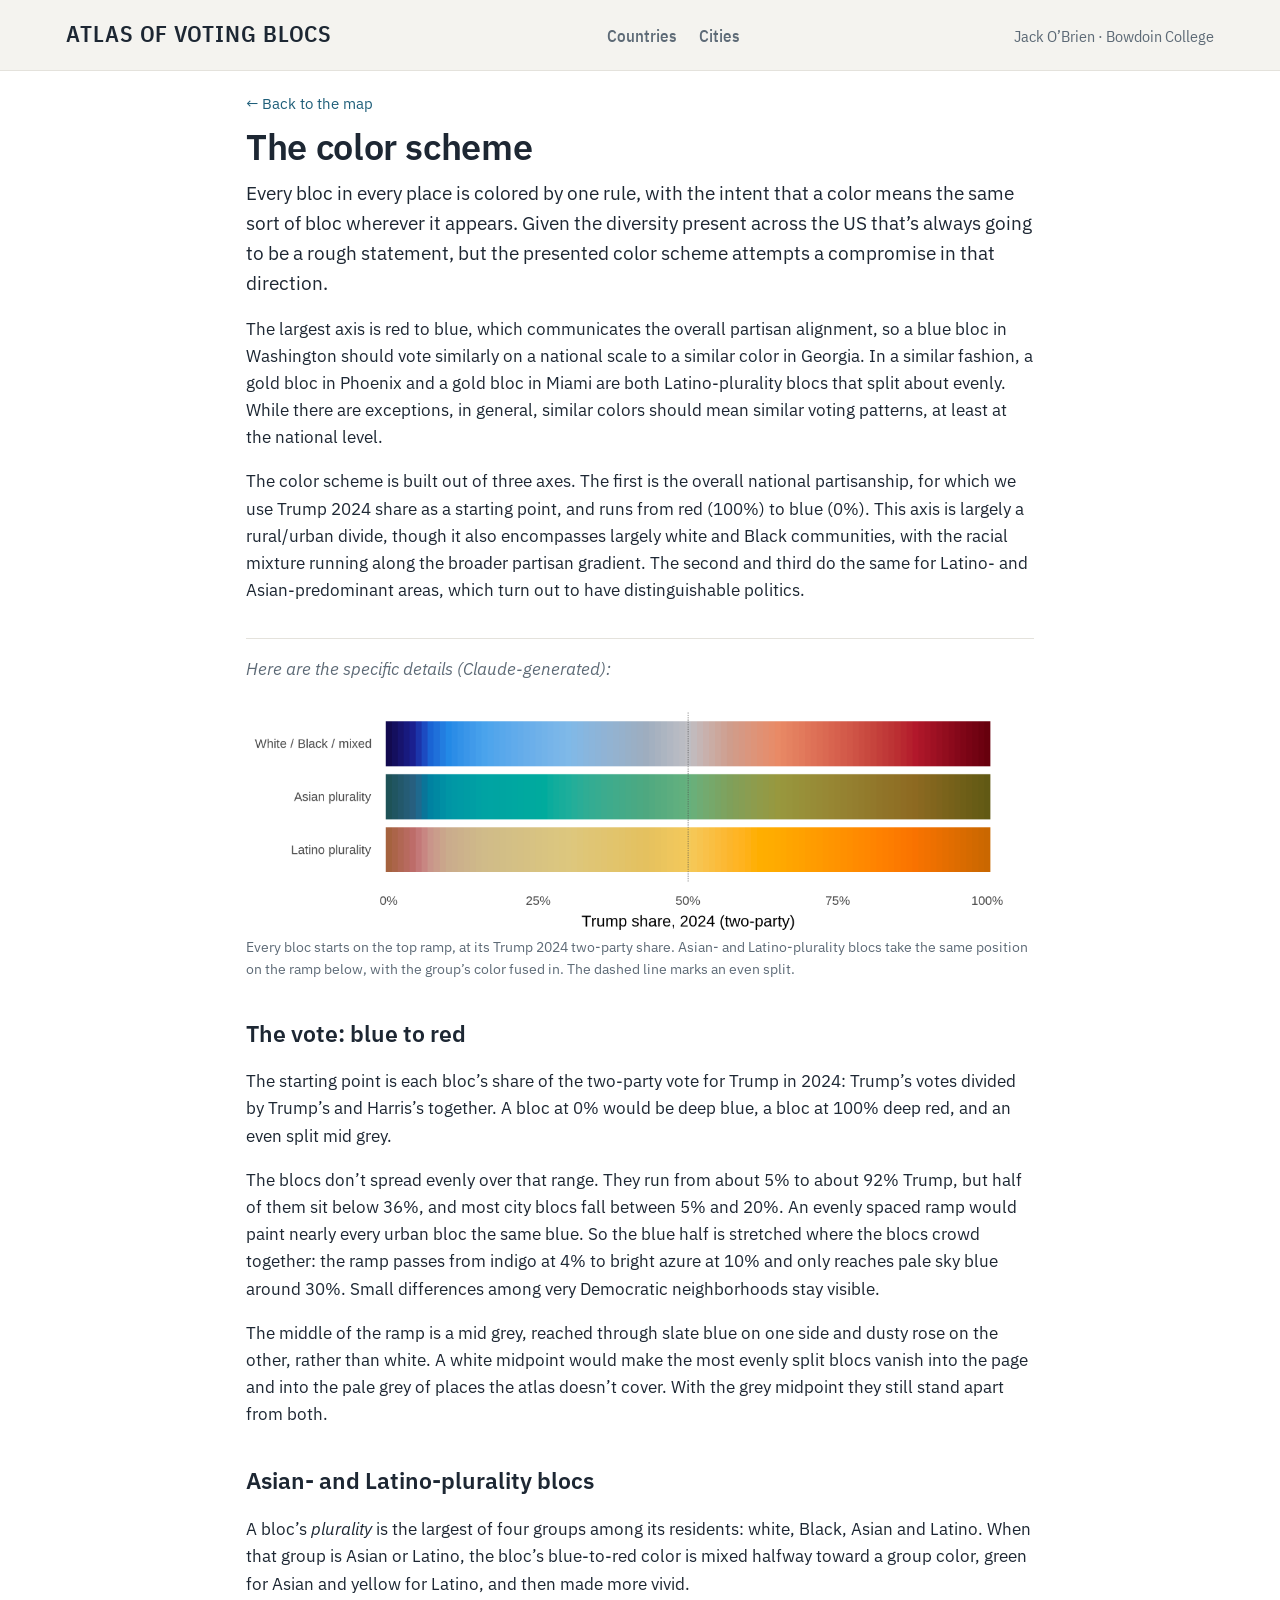
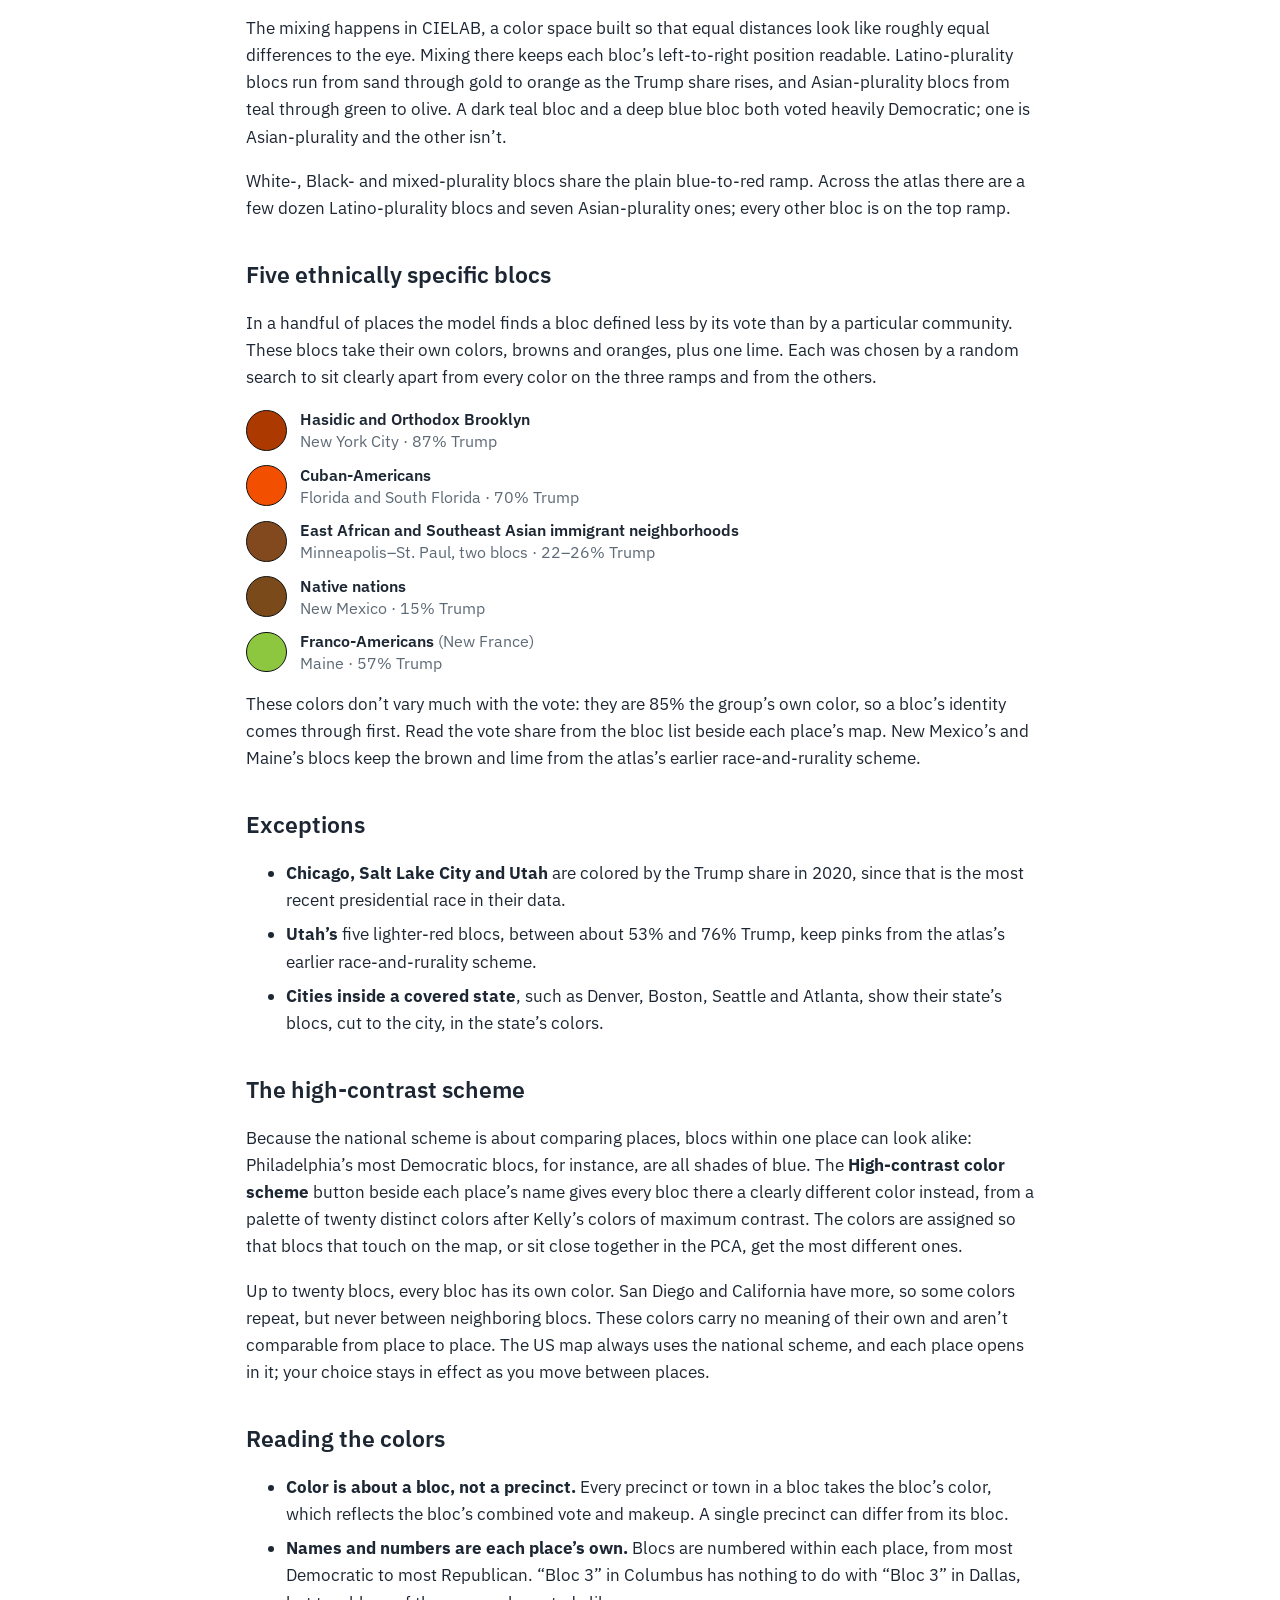
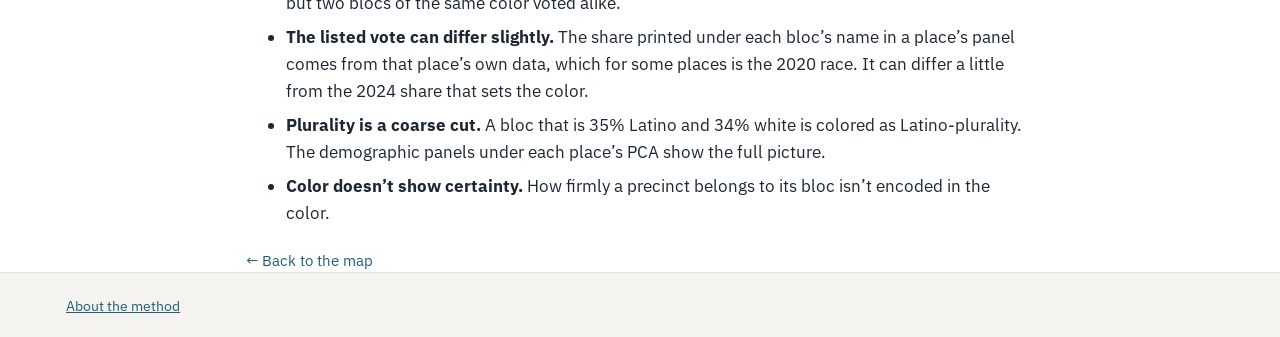
<file: colors.html>
<!doctype html>
<html lang="en">
<head>
<meta charset="utf-8">
<meta name="viewport" content="width=device-width, initial-scale=1">
<title>Color Scheme · Atlas of US Voting Blocs</title>
<meta name="description" content="How the Atlas of US Voting Blocs colors every bloc in every place on one scale.">
<link rel="preconnect" href="https://fonts.googleapis.com">
<link rel="preconnect" href="https://fonts.gstatic.com" crossorigin>
<link rel="stylesheet" href="https://fonts.googleapis.com/css2?family=IBM+Plex+Sans:wght@400;500;600;700&family=IBM+Plex+Sans+Condensed:wght@500;600&display=swap">
<link rel="stylesheet" href="assets/site.css?v=2">
</head>
<body>
<header class="site-head">
  <div class="wrap">
    <a class="site-name" href="./">Atlas of Voting Blocs</a>
    <nav class="site-nav" aria-label="Sections"><a href="./">Countries</a><a href="cities.html">Cities</a></nav>
    <a class="site-home" href="https://cascobayesian.github.io/">Jack O&rsquo;Brien &middot; Bowdoin College</a>
  </div>
</header>
<main class="wrap prose">
<p class="back"><a href="us.html">&larr; Back to the map</a></p>
<h1 class="title">The color scheme</h1>
<p class="us-lede">Every bloc in every place is colored by one rule, with the intent that a color means the same sort of bloc wherever it appears. Given the diversity present across the US that&rsquo;s always going to be a rough statement, but the presented color scheme attempts a compromise in that direction.</p>
<p>The largest axis is red to blue, which communicates the overall partisan alignment, so a blue bloc in Washington should vote similarly on a national scale to a similar color in Georgia. In a similar fashion, a gold bloc in Phoenix and a gold bloc in Miami are both Latino-plurality blocs that split about evenly. While there are exceptions, in general, similar colors should mean similar voting patterns, at least at the national level.</p>
<p>The color scheme is built out of three axes. The first is the overall national partisanship, for which we use Trump 2024 share as a starting point, and runs from red (100%) to blue (0%). This axis is largely a rural/urban divide, though it also encompasses largely white and Black communities, with the racial mixture running along the broader partisan gradient. The second and third do the same for Latino- and Asian-predominant areas, which turn out to have distinguishable politics.</p>
<p class="details-note">Here are the specific details (Claude-generated):</p>

<figure class="us-key"><img src="assets/key.png" width="2400" height="720" alt="Colour key. Three blue-to-red ramps over the Trump 2024 two-party share, from 0 to 100 percent: white, Black and mixed blocs; Asian-plurality blocs fused with green; and Latino-plurality blocs fused with yellow.">
<figcaption>Every bloc starts on the top ramp, at its Trump 2024 two-party share. Asian- and Latino-plurality blocs take the same position on the ramp below, with the group&rsquo;s color fused in. The dashed line marks an even split.</figcaption></figure>

<h2>The vote: blue to red</h2>
<p>The starting point is each bloc&rsquo;s share of the two-party vote for Trump in 2024: Trump&rsquo;s votes divided by Trump&rsquo;s and Harris&rsquo;s together. A bloc at 0% would be deep blue, a bloc at 100% deep red, and an even split mid grey.</p>
<p>The blocs don&rsquo;t spread evenly over that range. They run from about 5% to about 92% Trump, but half of them sit below 36%, and most city blocs fall between 5% and 20%. An evenly spaced ramp would paint nearly every urban bloc the same blue. So the blue half is stretched where the blocs crowd together: the ramp passes from indigo at 4% to bright azure at 10% and only reaches pale sky blue around 30%. Small differences among very Democratic neighborhoods stay visible.</p>
<p>The middle of the ramp is a mid grey, reached through slate blue on one side and dusty rose on the other, rather than white. A white midpoint would make the most evenly split blocs vanish into the page and into the pale grey of places the atlas doesn&rsquo;t cover. With the grey midpoint they still stand apart from both.</p>

<h2>Asian- and Latino-plurality blocs</h2>
<p>A bloc&rsquo;s <em>plurality</em> is the largest of four groups among its residents: white, Black, Asian and Latino. When that group is Asian or Latino, the bloc&rsquo;s blue-to-red color is mixed halfway toward a group color, green for Asian and yellow for Latino, and then made more vivid.</p>
<p>The mixing happens in CIELAB, a color space built so that equal distances look like roughly equal differences to the eye. Mixing there keeps each bloc&rsquo;s left-to-right position readable. Latino-plurality blocs run from sand through gold to orange as the Trump share rises, and Asian-plurality blocs from teal through green to olive. A dark teal bloc and a deep blue bloc both voted heavily Democratic; one is Asian-plurality and the other isn&rsquo;t.</p>
<p>White-, Black- and mixed-plurality blocs share the plain blue-to-red ramp. Across the atlas there are a few dozen Latino-plurality blocs and seven Asian-plurality ones; every other bloc is on the top ramp.</p>

<h2>Five ethnically specific blocs</h2>
<p>In a handful of places the model finds a bloc defined less by its vote than by a particular community. These blocs take their own colors, browns and oranges, plus one lime. Each was chosen by a random search to sit clearly apart from every color on the three ramps and from the others.</p>
<ul class="swatches">
  <li><span style="background:#AC3A00"></span><div><strong>Hasidic and Orthodox Brooklyn</strong><br>New York City &middot; 87% Trump</div></li>
  <li><span style="background:#F34F00"></span><div><strong>Cuban-Americans</strong><br>Florida and South Florida &middot; 70% Trump</div></li>
  <li><span style="background:#82491F"></span><div><strong>East African and Southeast Asian immigrant neighborhoods</strong><br>Minneapolis&ndash;St. Paul, two blocs &middot; 22&ndash;26% Trump</div></li>
  <li><span style="background:#7A4A1A"></span><div><strong>Native nations</strong><br>New Mexico &middot; 15% Trump</div></li>
  <li><span style="background:#8DC63F"></span><div><strong>Franco-Americans</strong> (New France)<br>Maine &middot; 57% Trump</div></li>
</ul>
<p>These colors don&rsquo;t vary much with the vote: they are 85% the group&rsquo;s own color, so a bloc&rsquo;s identity comes through first. Read the vote share from the bloc list beside each place&rsquo;s map. New Mexico&rsquo;s and Maine&rsquo;s blocs keep the brown and lime from the atlas&rsquo;s earlier race-and-rurality scheme.</p>

<h2>Exceptions</h2>
<ul>
  <li><strong>Chicago, Salt Lake City and Utah</strong> are colored by the Trump share in 2020, since that is the most recent presidential race in their data.</li>
  <li><strong>Utah&rsquo;s</strong> five lighter-red blocs, between about 53% and 76% Trump, keep pinks from the atlas&rsquo;s earlier race-and-rurality scheme.</li>
  <li><strong>Cities inside a covered state</strong>, such as Denver, Boston, Seattle and Atlanta, show their state&rsquo;s blocs, cut to the city, in the state&rsquo;s colors.</li>
</ul>

<h2>The high-contrast scheme</h2>
<p>Because the national scheme is about comparing places, blocs within one place can look alike: Philadelphia&rsquo;s most Democratic blocs, for instance, are all shades of blue. The <strong>High-contrast color scheme</strong> button beside each place&rsquo;s name gives every bloc there a clearly different color instead, from a palette of twenty distinct colors after Kelly&rsquo;s colors of maximum contrast. The colors are assigned so that blocs that touch on the map, or sit close together in the PCA, get the most different ones.</p>
<p>Up to twenty blocs, every bloc has its own color. San Diego and California have more, so some colors repeat, but never between neighboring blocs. These colors carry no meaning of their own and aren&rsquo;t comparable from place to place. The US map always uses the national scheme, and each place opens in it; your choice stays in effect as you move between places.</p>

<h2>Reading the colors</h2>
<ul>
  <li><strong>Color is about a bloc, not a precinct.</strong> Every precinct or town in a bloc takes the bloc&rsquo;s color, which reflects the bloc&rsquo;s combined vote and makeup. A single precinct can differ from its bloc.</li>
  <li><strong>Names and numbers are each place&rsquo;s own.</strong> Blocs are numbered within each place, from most Democratic to most Republican. &ldquo;Bloc 3&rdquo; in Columbus has nothing to do with &ldquo;Bloc 3&rdquo; in Dallas, but two blocs of the same color voted alike.</li>
  <li><strong>The listed vote can differ slightly.</strong> The share printed under each bloc&rsquo;s name in a place&rsquo;s panel comes from that place&rsquo;s own data, which for some places is the 2020 race. It can differ a little from the 2024 share that sets the color.</li>
  <li><strong>Plurality is a coarse cut.</strong> A bloc that is 35% Latino and 34% white is colored as Latino-plurality. The demographic panels under each place&rsquo;s PCA show the full picture.</li>
  <li><strong>Color doesn&rsquo;t show certainty.</strong> How firmly a precinct belongs to its bloc isn&rsquo;t encoded in the color.</li>
</ul>
<p class="back"><a href="us.html">&larr; Back to the map</a></p>
</main>
<footer class="site-foot">
  <div class="wrap"><a href="https://cascobayesian.github.io/research/mapping-voting-blocs.html">About the method</a></div>
</footer>
</body>
</html>
</file>
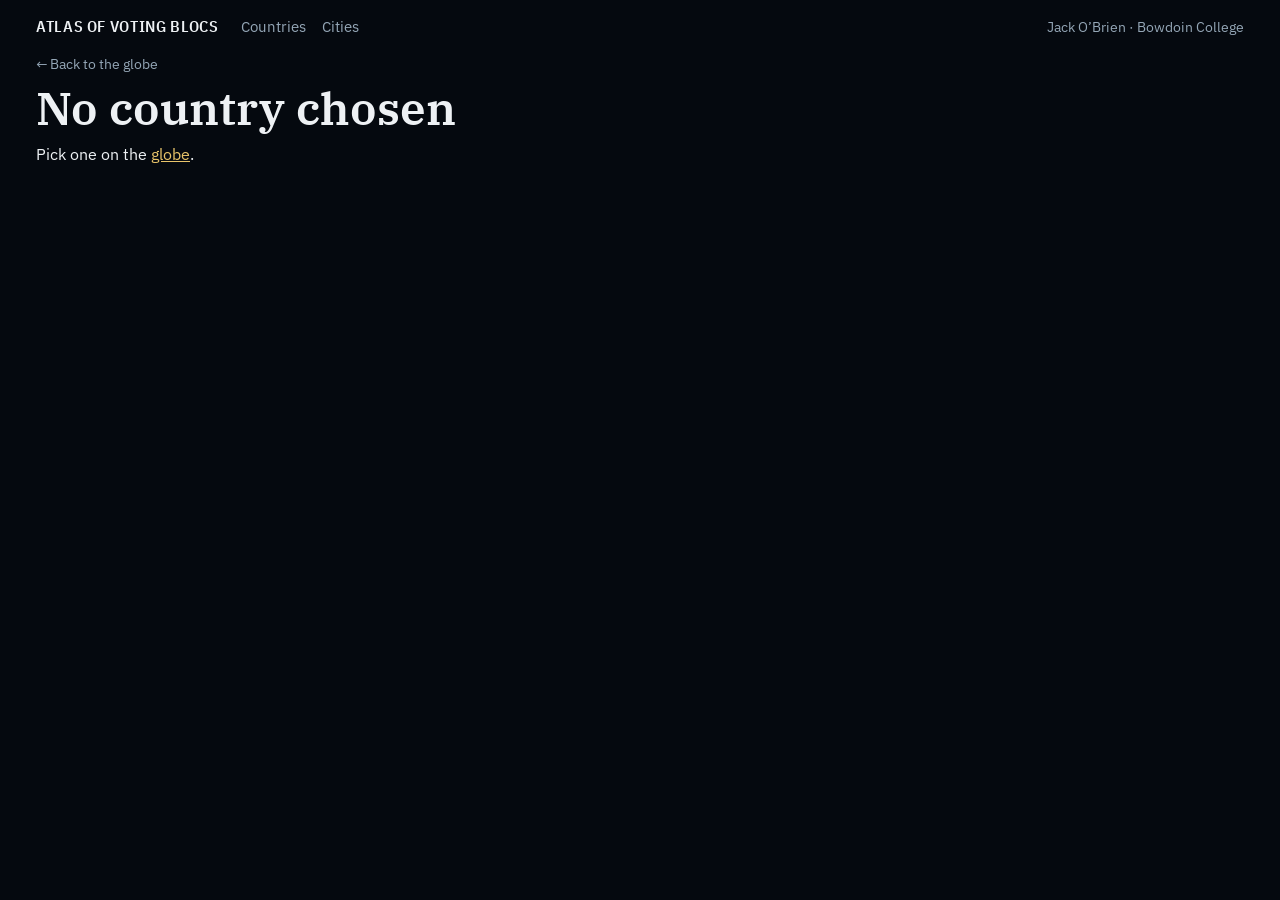
<file: country.html>
<!doctype html>
<html lang="en">
<head>
<meta charset="utf-8">
<meta name="viewport" content="width=device-width, initial-scale=1">
<title>Country · Atlas of Voting Blocs</title>
<meta name="description" content="A country's voting blocs in the Atlas of Voting Blocs: rotating PCA, the blocs, the bloc map and the heatmap.">
<link rel="preconnect" href="https://fonts.googleapis.com">
<link rel="preconnect" href="https://fonts.gstatic.com" crossorigin>
<link rel="stylesheet" href="https://fonts.googleapis.com/css2?family=IBM+Plex+Sans:wght@400;500;600;700&family=IBM+Plex+Sans+Condensed:wght@500;600&family=IBM+Plex+Serif:ital,wght@0,600;1,400&display=swap">
<link rel="stylesheet" href="assets/atlas_heatmap.css?v=2">
<style>
:root { --ng-bg: #05090f; --ng-panel: #0d1520; --ng-line: #23313f; --ng-ink: #eef1f4; --ng-muted: #94a6b6; --ng-accent: #e9c46a; --ng-paper: #f5f3ee; }
* { box-sizing: border-box; }
body { margin: 0; background: var(--ng-bg); color: var(--ng-ink); font-family: "IBM Plex Sans", system-ui, sans-serif; }
a { color: var(--ng-accent); }
.ng-head { display: flex; gap: 1.4rem; align-items: baseline; flex-wrap: wrap; padding: 1rem 16px .2rem; max-width: 1240px; margin: 0 auto; }
.ng-head .name { font-family: "IBM Plex Sans Condensed", sans-serif; font-weight: 600; letter-spacing: .04em; text-transform: uppercase; color: var(--ng-ink); text-decoration: none; }
.ng-head nav a { color: var(--ng-muted); text-decoration: none; margin-right: 1rem; font-size: .92rem; }
.ng-head nav a:hover { color: var(--ng-ink); }
.ng-head .home { margin-left: auto; color: var(--ng-muted); text-decoration: none; font-size: .85rem; }
main { max-width: 1240px; margin: 0 auto; padding: 0 16px 3rem; }
.back { display: inline-block; margin: .9rem 0 0; color: var(--ng-muted); text-decoration: none; font-size: .9rem; }
.back:hover { color: var(--ng-accent); }
h1 { font-family: "IBM Plex Serif", serif; font-weight: 600; font-size: clamp(1.9rem, 4vw, 2.9rem); margin: .3rem 0 .3rem; }
.sub { color: var(--ng-ink); margin: 0 0 .3rem; max-width: 70rem; line-height: 1.45; }
.why { color: var(--ng-muted); margin: 0 0 1.2rem; max-width: 70rem; font-size: .88rem; line-height: 1.45; }
.panels-btn { display: inline-flex; gap: .5rem; align-items: center; margin: 0 0 1.2rem; padding: .6rem 1.2rem; border-radius: 999px;
              background: var(--ng-accent); color: #14110a; font-weight: 600; text-decoration: none; }
.row { display: grid; grid-template-columns: repeat(4, minmax(0, 1fr)); gap: 1rem; }
@media (max-width: 1000px) { .row { grid-template-columns: repeat(2, minmax(0, 1fr)); } }
@media (max-width: 560px) { .row { grid-template-columns: 1fr; } }
.tile { display: flex; flex-direction: column; text-align: left; background: var(--ng-panel); color: var(--ng-ink); border: 1px solid var(--ng-line);
        border-radius: 10px; padding: .8rem; font: inherit; cursor: pointer; min-height: 22rem; transition: border-color .15s, transform .15s; }
.tile:hover, .tile:focus-visible { border-color: var(--ng-accent); outline: none; transform: translateY(-2px); }
.tile[aria-expanded="true"] { border-color: var(--ng-accent); background: #141a14; }
.tile[disabled] { cursor: default; opacity: .55; transform: none; border-color: var(--ng-line); }
.tile h2 { font-family: "IBM Plex Sans Condensed", sans-serif; font-size: 1rem; text-transform: uppercase; letter-spacing: .06em; margin: 0 0 .55rem;
           display: flex; justify-content: space-between; align-items: baseline; }
.tile h2 small { text-transform: none; letter-spacing: 0; color: var(--ng-muted); font-weight: 400; font-size: .78rem; }
.pic { flex: 1; display: flex; align-items: center; justify-content: center; background: var(--ng-paper); border-radius: 6px; overflow: hidden; min-height: 17rem; }
.pic img, .pic video { width: 100%; height: 17rem; object-fit: contain; display: block; }
.pic.dark { background: #0a1018; }
.none { flex: 1; display: flex; align-items: center; justify-content: center; color: var(--ng-muted); font-size: .9rem; text-align: center; padding: 1rem;
        border: 1px dashed var(--ng-line); border-radius: 6px; }
.blist { flex: 1; overflow-y: auto; max-height: 17.5rem; margin: 0; padding: 0; list-style: none; }
.blist li { display: grid; grid-template-columns: 1.7rem 1fr; gap: .5rem; align-items: start; padding: .3rem 0; border-bottom: 1px solid #18232f; font-size: .82rem; }
.badge { width: 1.6rem; height: 1.6rem; border-radius: 50%; display: inline-flex; align-items: center; justify-content: center; font-size: .72rem; font-weight: 700;
         border: 1px solid rgba(255,255,255,.25); }
.blist .nm { font-weight: 600; } .blist .tp { color: var(--ng-muted); display: block; font-size: .76rem; }
.open-tag { margin-top: .5rem; color: var(--ng-muted); font-size: .78rem; }
.tile:hover .open-tag { color: var(--ng-accent); }
.detail { margin-top: 1.2rem; background: var(--ng-panel); border: 1px solid var(--ng-accent); border-radius: 10px; padding: 1rem 1.1rem 1.2rem; }
.detail h3 { margin: 0 0 .7rem; font-family: "IBM Plex Sans Condensed", sans-serif; font-size: 1.2rem; display: flex; justify-content: space-between; }
.detail h3 button { background: none; border: 1px solid #4a5d6e; color: var(--ng-ink); border-radius: 6px; cursor: pointer; font: inherit; font-size: .85rem; padding: .2rem .6rem; }
.detail figure { margin: 0 0 1.4rem; }
.detail figure .frame { background: var(--ng-paper); border-radius: 8px; padding: .5rem; }
.detail figure img, .detail figure video { width: 100%; height: auto; display: block; }
.detail figcaption { color: var(--ng-muted); font-size: .88rem; line-height: 1.45; margin-top: .45rem; max-width: 75rem; }
.detail .heatbox { background: #fff; color: #111; border-radius: 8px; padding: .6rem; }
.btable-wrap { overflow-x: auto; }
table.btable { border-collapse: collapse; font-size: .84rem; min-width: 100%; }
.btable th, .btable td { padding: .35rem .6rem; border-bottom: 1px solid #1d2a37; text-align: left; vertical-align: top; }
.btable th { color: var(--ng-muted); font-weight: 500; font-size: .78rem; text-transform: uppercase; letter-spacing: .04em; position: sticky; top: 0; background: var(--ng-panel); }
.btable td.num { text-align: right; font-variant-numeric: tabular-nums; white-space: nowrap; }
.btable td.top { white-space: nowrap; color: #cfd8e0; }
.btable td.top b { color: var(--ng-ink); font-weight: 600; }
.gal { display: grid; grid-template-columns: repeat(auto-fill, minmax(min(100%, 22rem), 1fr)); gap: 1rem; }
.gal figure { margin: 0; }
.note { color: var(--ng-muted); font-size: .82rem; margin: .6rem 0 0; }
.err { color: #f08a8a; }
</style>
</head>
<body>
<header class="ng-head">
  <a class="name" href="./">Atlas of Voting Blocs</a>
  <nav aria-label="Sections"><a href="./">Countries</a><a href="cities.html">Cities</a></nav>
  <a class="home" href="https://cascobayesian.github.io/">Jack O&rsquo;Brien &middot; Bowdoin College</a>
</header>
<main>
<a class="back" href="./">&larr; Back to the globe</a>
<h1 id="c-title">&nbsp;</h1>
<p class="sub" id="c-sub"></p>
<p class="why" id="c-why"></p>
<div id="c-panels"></div>
<div class="row" id="c-row" aria-label="The country's voting blocs"></div>
<section class="detail" id="c-detail" hidden aria-live="polite"></section>
</main>
<script src="assets/host.js?v=1"></script>
<script src="assets/world_heat.js?v=2"></script>
<script src="assets/country.js?v=46"></script>
</body>
</html>
</file>
<file: assets/site.css>
/* page frame for the atlas (matches cascobayesian.github.io's light theme) */
:root { --ink: #1d2733; --slate: #5d6a76; --accent: #1f5f7a; --frame: #f4f3ef; --paper: #fff; --rule: #e4e2dc; color-scheme: light; }
*, *::before, *::after { box-sizing: border-box; }
[hidden] { display: none !important; }   /* even on elements this sheet makes flex or grid */
html { font-size: 17px; }
body { margin: 0; background: var(--paper); color: var(--ink); font-family: "IBM Plex Sans", system-ui, -apple-system, "Segoe UI", sans-serif; line-height: 1.6; }
a { color: var(--accent); }
.wrap { max-width: 1180px; margin: 0 auto; padding: 0 16px; }
.site-head { background: var(--frame); border-bottom: 1px solid var(--rule); }
.site-head .wrap { display: flex; align-items: baseline; justify-content: space-between; gap: 1rem; flex-wrap: wrap; padding-top: .9rem; padding-bottom: .9rem; }
.site-name { font-family: "IBM Plex Sans Condensed", "Arial Narrow", sans-serif; font-weight: 600; font-size: 1.35rem; color: var(--ink); text-decoration: none; text-transform: uppercase; letter-spacing: .04em; }
.site-home { font-family: "IBM Plex Sans Condensed", "Arial Narrow", sans-serif; font-size: .95rem; color: var(--slate); text-decoration: none; }
.site-home:hover, .site-name:hover { color: var(--accent); }
h1.title { font-size: 2.1rem; font-weight: 600; letter-spacing: -.01em; line-height: 1.2; margin: 1.6rem 0 .6rem; }
h2 { font-weight: 600; }
main { padding-bottom: 3rem; }
button, select { font: inherit; color: inherit; }
.site-foot { background: var(--frame); border-top: 1px solid var(--rule); color: var(--slate); font-size: .85rem; padding: 1.2rem 0; }

/* the US map at the top of the page */
.us-lede { font-size: 1.1rem; margin: 0 0 1rem; }
.us-map { position: relative; width: 100%; }
.us-map img { display: block; width: 100%; height: auto; }
.us-hot { position: absolute; inset: 0; width: 100%; height: 100%; pointer-events: none; }
.us-hot path { fill: transparent; stroke: transparent; stroke-width: 6; cursor: pointer; pointer-events: all; transition: fill .15s, stroke .15s; }
.us-hot path:hover, .us-hot path:focus-visible { fill: rgba(255,255,255,.25); stroke: #222; outline: none; }
.us-hot path.active { stroke: #222; }
.us-hot circle.city { fill: transparent; stroke: transparent; stroke-width: 5; cursor: pointer; pointer-events: all; transition: stroke .15s; }
.us-hot circle.city:hover, .us-hot circle.city:focus-visible, .us-hot circle.city.active { stroke: #222; outline: none; }
.us-hot :focus:not(:focus-visible) { outline: none; }
.us-cap { font-size: .9rem; color: var(--slate); margin: .5rem 0 1.2rem; }
.us-key { margin: 0 0 1.5rem; }
.us-key img { display: block; width: 100%; height: auto; }
.us-key figcaption { font-size: .8rem; color: var(--slate); }
.ap-head { display: flex; align-items: center; justify-content: space-between; gap: .6rem 1rem; flex-wrap: wrap;
           margin: 1rem 0 .4rem; padding-top: 1rem; border-top: 1px solid var(--rule); }
h2.ap-place-name { font-size: 1.7rem; margin: 0; line-height: 1.2; }
.ap-hc { display: inline-flex; align-items: center; gap: .55rem; padding: .4rem .85rem; border: 1px solid var(--accent); border-radius: 999px;
         background: var(--paper); color: var(--accent); font-size: .88rem; font-weight: 500; cursor: pointer; transition: background .15s, color .15s; }
.ap-hc:hover { background: #eef4f7; }
.ap-hc:focus-visible { outline: 2px solid var(--accent); outline-offset: 2px; }
.ap-hc[aria-pressed="true"] { background: var(--accent); color: #fff; }
.ap-hc-dots { display: inline-flex; }
/* the buttons beside the place's name: statistical method above the colour scheme (and, for US places, a link to the scheme's page) */
.ap-head-btns { display: flex; flex-direction: column; align-items: flex-end; gap: .4rem; margin-left: auto; }
.ap-lang + .ap-head-btns { margin-left: 0; }
.ap-method-btn, .ap-colors { display: inline-flex; align-items: center; padding: .4rem .85rem; border: 1px solid var(--accent); border-radius: 999px;
         background: var(--paper); color: var(--accent); font: inherit; font-size: .88rem; font-weight: 500; cursor: pointer; text-decoration: none;
         transition: background .15s, color .15s; }
.ap-method-btn:hover, .ap-colors:hover { background: #eef4f7; }
.ap-method-btn:focus-visible, .ap-colors:focus-visible { outline: 2px solid var(--accent); outline-offset: 2px; }
.ap-method-btn[hidden], .ap-colors[hidden] { display: none; }
@media (max-width: 560px) { .ap-head-btns { align-items: flex-start; margin-left: 0; } }
.ap-hc-dots i { width: .7rem; height: .7rem; border-radius: 50%; border: 1.5px solid var(--paper); margin-left: -.22rem; }
.ap-hc-dots i:first-child { margin-left: 0; }
.ap-hc[aria-pressed="true"] .ap-hc-dots i { border-color: var(--accent); }
.us-foot { display: flex; justify-content: space-between; align-items: flex-start; gap: 1rem; flex-wrap: wrap; margin: .5rem 0 1.5rem; }
.us-foot .us-cap { margin: 0; flex: 1 1 22rem; }
.us-more { margin-left: auto; display: inline-block; padding: .45rem .9rem; border: 1px solid var(--accent); border-radius: 4px; color: var(--accent);
           text-decoration: none; font-weight: 500; font-size: .9rem; white-space: nowrap; transition: background .15s, color .15s; }
.us-more:hover, .us-more:focus-visible { background: var(--accent); color: #fff; }
/* the colour-scheme page */
.prose { max-width: 820px; }
.prose h2 { font-size: 1.35rem; margin: 2rem 0 .5rem; }
.prose li { margin-bottom: .4rem; }
.back { margin: 1.2rem 0 0; font-size: .9rem; }
.back a { text-decoration: none; }
.prose h1.title { margin-top: .6rem; }
.swatches { list-style: none; padding: 0; margin: 1rem 0; display: grid; gap: .7rem; }
.swatches li { display: grid; grid-template-columns: 2.4rem 1fr; gap: .8rem; align-items: center; margin: 0; font-size: .95rem; line-height: 1.35; }
.swatches span { width: 2.4rem; height: 2.4rem; border-radius: 50%; border: 1.5px solid #111; }
.swatches div { color: var(--slate); }
.swatches strong { color: var(--ink); font-weight: 600; }
/* a place's panels fade up as the page glides down to them */
@keyframes ap-in { from { opacity: 0; transform: translateY(14px); } to { opacity: 1; transform: none; } }
#ap:not(.ap-enter) .ap-top, #ap:not(.ap-enter) .ap-grid { opacity: 0; }
#ap.ap-enter .ap-top, #ap.ap-enter .ap-grid { animation: ap-in .6s ease-out both; }
@media (prefers-reduced-motion: reduce) { #ap.ap-enter .ap-top, #ap.ap-enter .ap-grid { animation: none; } }
/* room for the place's heading to scroll to the top of the window, and for the restored scroll position on arrival */
#ap { min-height: calc(100vh - 5.5rem); }
.details-note { margin-top: 2rem; padding-top: 1rem; border-top: 1px solid var(--rule); color: var(--slate); font-style: italic; }

/* ---- site navigation ---- */
.site-nav { display: flex; gap: 1.3rem; align-items: baseline; flex-wrap: wrap; }
.site-nav a { font-family: "IBM Plex Sans Condensed", "Arial Narrow", sans-serif; font-size: 1rem; font-weight: 500; color: var(--slate); text-decoration: none; padding-bottom: 2px; border-bottom: 2px solid transparent; }
.site-nav a:hover { color: var(--accent); }
.site-nav a[aria-current="page"] { color: var(--ink); border-bottom-color: var(--accent); }
.site-head .wrap { row-gap: .4rem; }

/* ---- landing: three sections ---- */
.home-lede { font-size: 1.1rem; margin: 0 0 .6rem; max-width: 46rem; }
.home-refs { font-size: .9rem; color: #555; margin: 0 0 1.6rem; max-width: 46rem; line-height: 1.5; }
.sections { display: grid; grid-template-columns: repeat(3, 1fr); gap: 1.4rem; margin-bottom: 1rem; }
.home-cites { margin-top: 1.6rem; padding-top: 1rem; border-top: 1px solid var(--rule); }
.home-cites .home-refs { margin-bottom: .6rem; }
.home-cites .home-cites-head { font-weight: 600; color: var(--ink); margin-bottom: .3rem; }
.section-card { display: flex; flex-direction: column; border: 1px solid var(--rule); border-radius: 8px; overflow: hidden; background: var(--paper);
                color: var(--ink); text-decoration: none; transition: border-color .15s, box-shadow .2s, transform .2s;
                animation: card-in .7s cubic-bezier(.2,.7,.2,1) both; }
.section-card:nth-child(2) { animation-delay: .12s; } .section-card:nth-child(3) { animation-delay: .24s; }
@keyframes card-in { from { opacity: 0; transform: translateY(18px); } to { opacity: 1; transform: none; } }
.section-card:hover, .section-card:focus-visible { border-color: var(--accent); box-shadow: 0 6px 22px rgba(29,39,51,.12); transform: translateY(-2px); outline: none; }
.card-pic { aspect-ratio: 16 / 10; background: #fff; display: flex; align-items: center; justify-content: center; overflow: hidden; border-bottom: 1px solid var(--rule); }
.card-pic img { display: block; width: 100%; height: 100%; object-fit: contain; }
.card-pic.us img { object-fit: cover; }
.card-pic.world img { width: 92%; height: auto; }
.card-cities { display: grid; grid-template-columns: repeat(4, 1fr); gap: .6rem 1rem; width: 88%; }
.card-cities img { aspect-ratio: 1; object-fit: contain; }
.card-text { padding: .9rem 1.1rem 1.1rem; display: flex; flex-direction: column; flex: 1; }
.card-text h2 { margin: 0 0 .25rem; font-size: 1.3rem; }
.card-text p { margin: 0; color: var(--slate); font-size: .92rem; line-height: 1.45; }
.card-text .go { display: inline-block; margin-top: auto; padding-top: .7rem; color: var(--accent); font-weight: 500; font-size: .9rem; }
@media (max-width: 860px) { .sections { grid-template-columns: 1fr; } }
@media (prefers-reduced-motion: reduce) { .section-card { animation: none; } }

/* ---- cities grid ---- */
.city-grid { display: grid; grid-template-columns: repeat(8, 1fr); gap: 1.2rem 1rem; margin: 1rem 0 1rem; align-items: start; }
.city-grid figure { margin: 0; cursor: pointer; border-radius: 6px; padding: .3rem; transition: background .15s; }
.city-grid img { display: block; width: 100%; aspect-ratio: 1; height: auto; }
.city-grid figcaption { text-align: center; font-weight: 600; font-size: .95rem; line-height: 1.25; margin-top: .4rem; }
.city-grid figure:hover, .city-grid figure:focus-visible, .city-grid figure.active { background: #eef1f3; outline: none; }
.city-grid figure.active figcaption { text-decoration: underline; text-decoration-color: var(--accent); text-underline-offset: 3px; }
@media (min-width: 1101px) { .city-grid figure:nth-child(17) { grid-column-start: 2; } }
.city-head { font-size: 1.35rem; margin: 2rem 0 0; }
.city-sub { font-size: .95rem; color: var(--slate); margin: .2rem 0 0; }
@media (max-width: 1100px) { .city-grid { grid-template-columns: repeat(4, 1fr); } }
@media (max-width: 600px) { .city-grid { grid-template-columns: repeat(2, 1fr); } }

/* ---- world: the globe ---- */
:root { --wm-pink: #9c6a80; --wm-grey: #8d949a; --wm-q1: #d7301f; --wm-q2: #f4a340; --wm-q3: #a8d45a; --wm-q4: #1a9850; --wm-none: #f2f1ec; }
.wm-stage { display: grid; grid-template-columns: minmax(0, 1fr) 17rem; gap: 1.6rem; align-items: center; margin: .4rem 0 1rem; }
@media (max-width: 860px) { .wm-stage { grid-template-columns: 1fr; } }
.world { position: relative; overflow: hidden; max-width: 680px; width: 100%; margin: 0 auto; }
.world svg { display: block; width: 100%; height: auto; }
.wm-sphere { stroke: none; } .wm-grat { fill: none; stroke: rgba(255,255,255,.45); stroke-width: .6; }
.wm-edge { fill: none; stroke: #1b2f3a; stroke-width: 1.1; pointer-events: none; }
.wm-land { fill: var(--wm-none); stroke: #5e6a70; stroke-width: .35; stroke-linejoin: round; }
.wm-borders { fill: none; stroke: #2a3236; stroke-width: .8; stroke-linejoin: round; stroke-linecap: round; pointer-events: none; }
.world .wm-land:hover { filter: brightness(.94); }
.wm-land.wm-q1 { fill: var(--wm-q1); } .wm-land.wm-q2 { fill: var(--wm-q2); } .wm-land.wm-q3 { fill: var(--wm-q3); } .wm-land.wm-q4 { fill: var(--wm-q4); }
.wm-land.wm-some { fill: var(--wm-grey); }
.wm-land.wm-fit { fill: #fbfaf8; cursor: pointer; outline: none; }
.wm-land.wm-fit:not(.wm-has-k4) { fill: #e9dde2; }
.wm-k4, .wm-us { cursor: pointer; outline: none; }
.wm-k4 path { fill: var(--wm-pink); stroke: none; }
.wm-k4:hover path { filter: saturate(1.4) brightness(1.05); }
.wm-us path { fill: #fbfaf8; stroke: #9aa3a8; stroke-width: .3; }
.wm-us path.done { fill: var(--wm-pink); fill-opacity: .75; stroke: #fff; }
.wm-us:hover path.done { fill-opacity: .95; }
.wm-turn { cursor: grab; touch-action: pan-y; } .wm-turn.dragging, .wm-turn.dragging * { cursor: grabbing; }
.wm-turn:focus { outline: none; }
.wm-tip { position: absolute; pointer-events: none; font-size: 12px; background: var(--paper); border: 1px solid #7d8a8f; padding: 2px 7px; border-radius: 3px;
          white-space: nowrap; transform: translate(-50%, calc(-100% - 10px)); z-index: 2; }
.wm-ctl { position: absolute; top: 10px; right: 10px; display: flex; flex-direction: column; gap: 4px; }
.wm-ctl button { width: 30px; height: 30px; padding: 0; border: 1px solid #7d8a8f; border-radius: 4px; background: var(--paper); color: var(--ink);
                 font-size: 18px; line-height: 1; cursor: pointer; }
.wm-ctl button:hover, .wm-ctl button:focus-visible { border-color: var(--accent); color: var(--accent); outline: none; }
/* the legend beside the globe */
.wm-legend { font-size: .9rem; color: var(--ink); border-left: 3px solid var(--rule); padding: .2rem 0 .2rem 1.1rem; }
.wm-legend h2 { font-family: "IBM Plex Sans Condensed", "Arial Narrow", sans-serif; font-size: 1.05rem; text-transform: uppercase; letter-spacing: .05em;
                color: var(--slate); margin: 0 0 .8rem; }
.wm-legend h3 { font-size: .8rem; text-transform: uppercase; letter-spacing: .05em; color: var(--slate); margin: 1.1rem 0 .45rem; font-weight: 600; }
.wm-legend ul { list-style: none; margin: 0; padding: 0; }
.wm-legend li { display: grid; grid-template-columns: 2.2rem 1fr; gap: .6rem; align-items: start; margin: 0 0 .55rem; line-height: 1.35; }
.wm-legend li small { display: block; color: var(--slate); font-size: .8rem; }
.wm-legend .sw { height: 1rem; border: 1px solid rgba(0,0,0,.18); border-radius: 2px; margin-top: .12rem; }
.wm-legend .sw.k4 { background: linear-gradient(90deg, rgba(156,106,128,.3) 0 25%, rgba(156,106,128,.5) 25% 50%, rgba(156,106,128,.7) 50% 75%, rgba(156,106,128,.9) 75%), #fbfaf8; }
.wm-legend .sw.us { background: rgba(156,106,128,.75); }
.wm-legend .sw.some { background: var(--wm-grey); }
.wm-legend .sw.q4 { background: var(--wm-q4); } .wm-legend .sw.q3 { background: var(--wm-q3); } .wm-legend .sw.q2 { background: var(--wm-q2); } .wm-legend .sw.q1 { background: var(--wm-q1); }
.wm-legend .sw.none { background: var(--wm-none); }
.wm-legend .n { color: var(--slate); font-variant-numeric: tabular-nums; }
.wm-legend .hint { font-size: .8rem; color: var(--slate); margin: 1rem 0 0; }
/* a country's figures, opened from the globe or a card */
.wm-country { margin: 1.4rem 0 2rem; padding-top: 1rem; border-top: 1px solid var(--rule); scroll-margin-top: 1rem; }
.wm-country h2 { font-family: "IBM Plex Sans Condensed", "Arial Narrow", sans-serif; font-size: 1.5rem; margin: 0 0 .3rem; }
.wm-country p { font-size: .92rem; color: var(--slate); margin: 0 0 1rem; max-width: 52rem; }
.wm-country figure { margin: 0 0 1.4rem; }
.wm-country img, .wm-country video { display: block; width: 100%; height: auto; border: 1px solid var(--rule); background: #fff; }
.wm-country figcaption { font-size: .82rem; color: var(--slate); margin-top: .35rem; }
/* below the globe */
.wm-section { margin: 2.4rem 0; }
.wm-section > h2 { font-family: "IBM Plex Sans Condensed", "Arial Narrow", sans-serif; font-size: 1.45rem; margin: 0 0 .3rem; }
.wm-section > p { max-width: 50rem; margin: 0 0 1rem; color: var(--ink); }
.wm-stats { display: grid; grid-template-columns: repeat(4, 1fr); gap: 1rem; margin: 1.2rem 0 2.2rem; }
@media (max-width: 700px) { .wm-stats { grid-template-columns: repeat(2, 1fr); } }
.wm-stat { border: 1px solid var(--rule); border-radius: 8px; padding: .8rem 1rem; background: var(--paper); border-top: 4px solid var(--c, var(--rule)); }
.wm-stat b { display: block; font-size: 1.9rem; line-height: 1.1; font-variant-numeric: tabular-nums; }
.wm-stat span { font-size: .85rem; color: var(--slate); }
.wm-cards { display: grid; grid-template-columns: repeat(auto-fill, minmax(15rem, 1fr)); gap: 1.1rem; }
.wm-card { display: flex; flex-direction: column; text-align: left; font: inherit; color: var(--ink); background: var(--paper); border: 1px solid var(--rule);
           border-radius: 8px; overflow: hidden; padding: 0; cursor: pointer; text-decoration: none; transition: border-color .15s, box-shadow .2s, transform .2s; }
.wm-card:hover, .wm-card:focus-visible { border-color: var(--wm-pink); box-shadow: 0 6px 20px rgba(29,39,51,.12); transform: translateY(-2px); outline: none; }
.wm-card .pic { aspect-ratio: 16 / 10; background: #fff; border-bottom: 1px solid var(--rule); overflow: hidden; }
.wm-card .pic img { width: 100%; height: 100%; object-fit: cover; object-position: center 40%; display: block; }
.wm-card .txt { padding: .7rem .9rem .9rem; }
.wm-card h3 { font-size: 1.05rem; margin: 0 0 .15rem; }
.wm-card .k { display: inline-block; font-size: .75rem; font-weight: 600; color: #fff; background: var(--wm-pink); border-radius: 999px; padding: 0 .5rem; margin-left: .3rem; vertical-align: 2px; }
.wm-card p { font-size: .84rem; color: var(--slate); margin: 0; line-height: 1.45; }
.wm-grades { display: grid; grid-template-columns: repeat(4, 1fr); gap: 1rem; }
@media (max-width: 860px) { .wm-grades { grid-template-columns: repeat(2, 1fr); } }
.wm-grade { border-radius: 8px; padding: .8rem 1rem; border: 1px solid var(--rule); border-left: 6px solid var(--c); }
.wm-grade h3 { font-size: .95rem; margin: 0 0 .25rem; }
.wm-grade p { font-size: .84rem; color: var(--slate); margin: 0 0 .4rem; line-height: 1.45; }
.wm-grade .who { font-size: .8rem; color: var(--ink); }
.wm-prog { columns: 2 16rem; font-size: .92rem; padding-left: 1.1rem; }
.wm-prog li { margin: 0 0 .35rem; break-inside: avoid; }

/* a figure that opens a second figure in a dialog (world.html figs: [file, caption, { open, cap }]) */
.wm-open { display: block; position: relative; width: 100%; padding: 0; border: 0; background: none; cursor: zoom-in; }
.wm-open:focus-visible { outline: 2px solid var(--ink); outline-offset: 2px; }
.wm-open-tag { position: absolute; right: .6rem; bottom: .6rem; padding: .25rem .55rem; font-size: .8rem; font-weight: 600;
  color: #fff; background: rgba(11, 11, 11, .72); border-radius: 4px; pointer-events: none; }
.wm-open:hover .wm-open-tag { background: rgba(11, 11, 11, .9); }
.wm-big { width: min(96vw, 1800px); max-height: 94vh; padding: .8rem 1rem 1rem; border: 1px solid var(--rule); border-radius: 6px; background: #fff; }
.wm-big::backdrop { background: rgba(0, 0, 0, .55); }
.wm-big-head { display: flex; justify-content: space-between; align-items: center; margin-bottom: .5rem; }
.wm-big-head h2 { font-family: "IBM Plex Sans Condensed", "Arial Narrow", sans-serif; font-size: 1.2rem; margin: 0; }
.wm-big-close { font-size: 1.6rem; line-height: 1; padding: 0 .4rem; border: 0; background: none; cursor: pointer; color: var(--ink); }
.wm-big figure { margin: 0; }
.wm-big img, .wm-big video { display: block; width: 100%; height: auto; }
.wm-big figcaption { font-size: .85rem; color: var(--slate); margin-top: .4rem; }
/* the header buttons side by side: statistical method, data sources, colour scheme */
.ap-head-btns { flex-direction: row; flex-wrap: wrap; justify-content: flex-end; align-items: center; max-width: 34rem; }
@media (max-width: 560px) { .ap-head-btns { justify-content: flex-start; } }
/* header buttons as a 2 x 2 grid of equal, square-cornered buttons (an empty cell where a place has only three) */
.ap-head-btns { display: grid; grid-template-columns: repeat(2, minmax(0, 1fr)); gap: .4rem; width: min(27rem, 100%); max-width: none; }
.ap-head-btns > .ap-method-btn, .ap-head-btns > .ap-hc, .ap-head-btns > .ap-colors { width: 100%; justify-content: center; text-align: center;
  border-radius: 4px; min-height: 2.3rem; box-sizing: border-box; }
.ap-head-btns > [hidden] { display: none; }
@media (max-width: 560px) { .ap-head-btns { width: 100%; } }
/* all four header buttons one size: one line each, the same height */
.ap-head-btns { grid-auto-rows: 2.3rem; }
.ap-head-btns > .ap-method-btn, .ap-head-btns > .ap-hc, .ap-head-btns > .ap-colors { height: 100%; min-height: 0; white-space: nowrap; overflow: hidden;
  text-overflow: ellipsis; padding: 0 .6rem; }
</file>
<file: assets/atlas_heatmap.css>
/* Atlas referendum heatmaps: see atlas_heatmap.js */
/* one row of four the same height: PCA (square), bloc list, map (its column scaled by the map's width/height, set as
   --heat-cols by atlas_heatmap.js), heatmap (stretched to a square). Only the bloc list may run taller. */
.atlas-panel-grid:has(> .atlas-heat) { grid-template-columns: var(--heat-cols, 1fr minmax(12rem, 1.5fr) .8fr 1fr); gap: 1.25rem; }
/* bloc list sized so names and counts stay on one line in the four-column row */
.atlas-panel-grid:has(> .atlas-heat) .atlas-blocs li { grid-template-columns: 1.6rem 1fr; column-gap: .5rem; margin-bottom: .65rem; }
.atlas-panel-grid:has(> .atlas-heat) .bloc-swatch { width: 1.6rem; height: 1.6rem; font-size: .72rem; }
.atlas-panel-grid:has(> .atlas-heat) .bloc-name { font-size: .85rem; }
.atlas-panel-grid:has(> .atlas-heat) .bloc-meta { font-size: .72rem; }
.atlas-panel-grid > * { min-width: 0; }
.atlas-col-title { font-size: .75rem; text-transform: uppercase; letter-spacing: .08em; font-weight: 600; color: #555;
                   margin: 0 0 .5rem; padding-bottom: .3rem; border-bottom: 1px solid #ddd; }
.atlas-blocs-col { align-self: start; }
.atlas-heat { margin: 0; border-radius: 4px; }
.atlas-heat img { border: 1px solid #e3e3e3; border-radius: 4px; aspect-ratio: 1 / 1; object-fit: fill; }
.atlas-heat[role=button] { cursor: pointer; }
.atlas-heat[role=button]:hover img, .atlas-heat[role=button]:focus-visible img, .atlas-heat[aria-expanded=true] img { outline: 2px solid #222; outline-offset: 2px; }
.atlas-heat[role=button]:focus { outline: none; }
.atlas-heatmap { margin-top: 1.5rem; border-top: 1px dashed #ccc; padding-top: 1rem; scroll-margin-top: 4rem; }
.atlas-heatmap > img { display: block; width: 100%; height: auto; }
.atlas-heat-hint { font-size: .85rem; color: #555; margin: 0 0 .6rem; }
.atlas-heat-plot { width: 100%; min-height: 340px; }
.atlas-heat-stage { position: relative; }
.atlas-heat-stage canvas { display: block; }
.atlas-heat-over { position: absolute; inset: 0; cursor: crosshair; touch-action: manipulation; }
.atlas-heat-tip { position: absolute; z-index: 5; width: min(22rem, 90%); pointer-events: none; background: rgba(255,255,255,.97);
                  border: 1px solid #bbb; border-radius: 4px; box-shadow: 0 2px 10px rgba(0,0,0,.15); padding: .55rem .7rem;
                  font-size: .8rem; line-height: 1.35; color: #222; }
.atlas-heat-tip p { margin: 0; }
.atlas-heat-tip .q { font-weight: 600; }
.atlas-heat-tip .qd { color: #555; margin-top: .25rem; display: -webkit-box; -webkit-line-clamp: 5; -webkit-box-orient: vertical; overflow: hidden; }
.atlas-heat-tip table { width: 100%; border-collapse: collapse; margin-top: .45rem; }
.atlas-heat-tip th { font-weight: 400; text-align: left; padding: .12rem .5rem .12rem 0; }
.atlas-heat-tip td { text-align: right; font-variant-numeric: tabular-nums; font-weight: 600; white-space: nowrap; padding: .12rem 0; }
.atlas-heat-tip tr:first-child th { font-weight: 600; }
.atlas-heat-tip .sw { display: inline-block; min-width: 1.15rem; padding: 0 .2rem; margin-right: .35rem; border-radius: 2px; text-align: center; font-size: .7rem; font-weight: 700; }
.atlas-heat-tip .pin { color: #777; font-size: .72rem; margin-top: .35rem; }
.atlas-heat-key { max-width: 30rem; margin-top: .5rem; }
.atlas-heat-key .atlas-ramp, .atlas-heat-key .atlas-ticks { max-width: 22rem; }
.atlas-heat-key h3 { font-size: .75rem; text-transform: uppercase; letter-spacing: .06em; color: #555; margin: 0 0 .4rem; border: 0; }
@media (max-width: 1100px) { .atlas-panel-grid:has(> .atlas-heat) { grid-template-columns: 1fr 1fr; } }
@media (max-width: 900px) { .atlas-panel-grid:has(> .atlas-heat) { grid-template-columns: 1fr; } }
/* World-page clickable heatmap (world_heat.js): column headers above, colour key below */
.wh-cols { position: relative; height: 2.3rem; font-size: .72rem; color: #444; }
.wh-cols span { position: absolute; bottom: .2rem; transform: translateX(-50%); text-align: center; white-space: nowrap; line-height: 1.2; }
.wh-cols b { display: block; font-weight: 600; color: #222; }
.wh-key { display: flex; align-items: center; gap: .6rem; margin-top: .5rem; font-size: .8rem; color: #555; }
.wh-ramp { display: inline-block; width: 12rem; height: .7rem; border-radius: 2px; border: 1px solid #ccc; }
.wm-country .atlas-heat-stage canvas { border: 0; }
</file>
